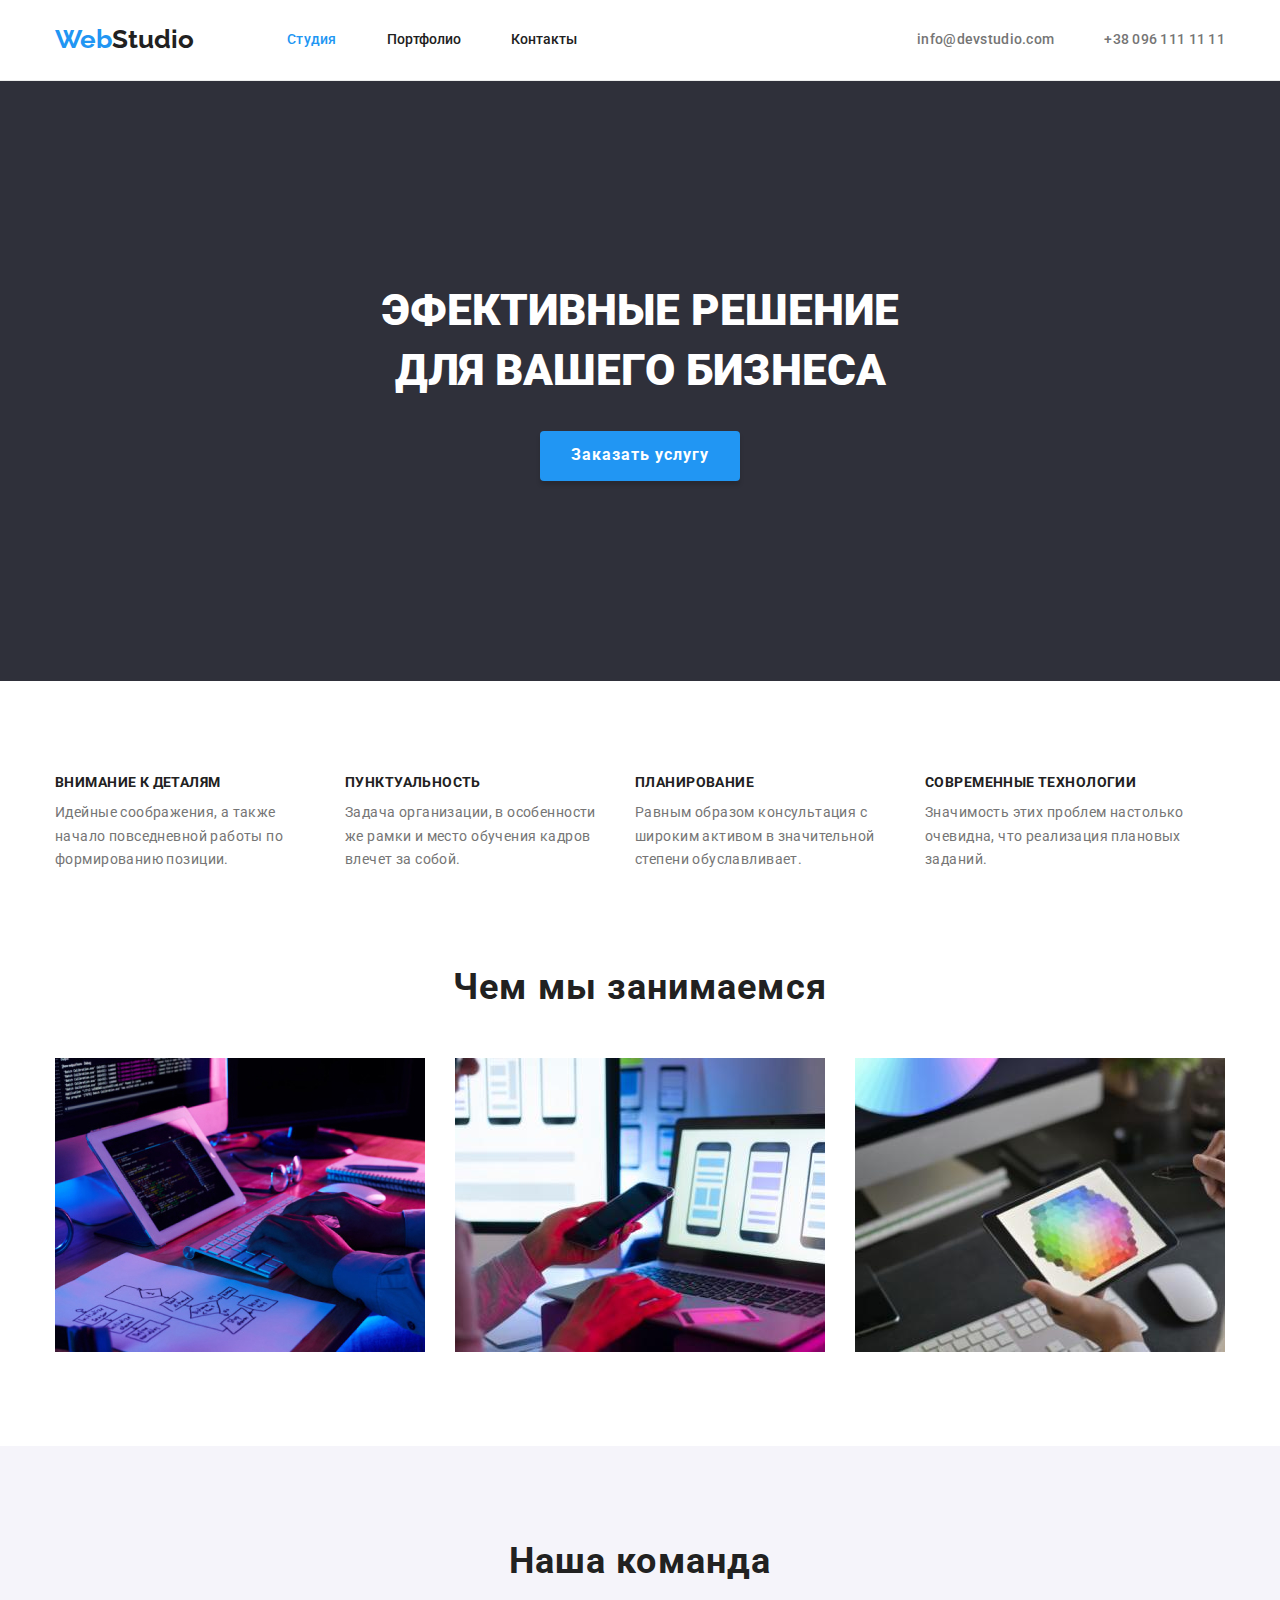
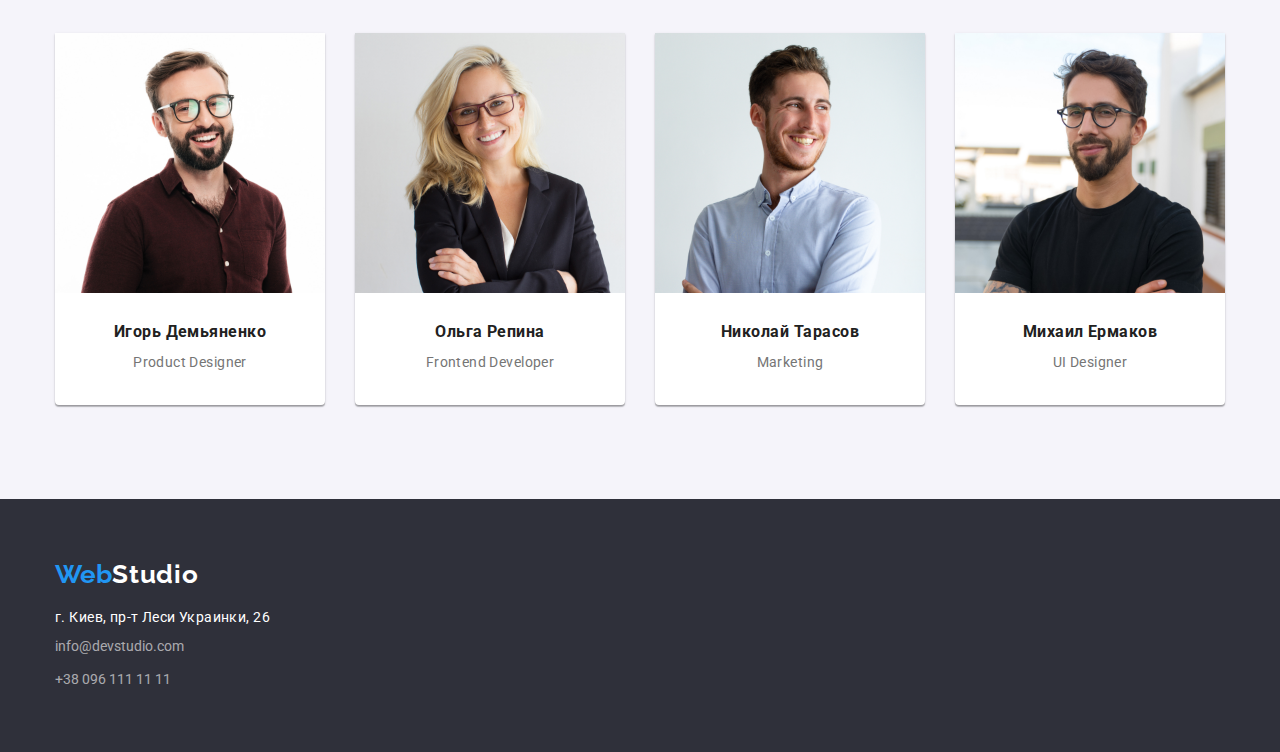
<file: index.html>
<!DOCTYPE html>
<html lang="en">
<head>
    <meta charset="UTF-8">
    <meta http-equiv="X-UA-Compatible" content="IE=edge">
    <meta name="viewport" content="width=device-width, initial-scale=1.0">
    <title>Студия</title>
    <link rel="preconnect" href="https://fonts.gstatic.com">
    <link rel="stylesheet" href="https://fonts.googleapis.com/css2?family=Raleway:wght@700&family=Roboto:wght@400;500;700;900&display=swap">
    <link rel="stylesheet" href="https://cdnjs.cloudflare.com/ajax/libs/modern-normalize/1.0.0/modern-normalize.css">
    <link rel="stylesheet" href="./css/style.css">
</head>
<body class="page">
    <header class="header">
        <div class="container">
            <div class="main-nav">
                <nav class="nav">
                    <a class="logo" href="./index.html">Web<span class="logo-studio">Studio</span></a>
                    <ul class="site-nav list">
                        <li class="nav-list-item"> <a class="site-nav-link-studia" href="./index.html">Студия</a></li>
                        <li class="nav-list-item"><a class="site-nav-link" href="./portfolio.html">Портфолио</a></li>
                        <li class="nav-list-item"><a class="site-nav-link" href="">Контакты</a></li>
                    </ul>
                </nav>
                <ul class="auth list">
                    <li class="auts-list-item"><a class="contakts-mail" href="info@devstudio.com">info@devstudio.com</a></li>
                    <li class="auts-list-item"><a class="contakts-tel" href="+38096111111">+38 096 111 11 11</a></li>
                </ul>
            </div>
            
        </div>
    </header>
   
    <main>
        <section class="herro">
            <div class="container">
                <h1 class="herro-title">ЭФЕКТИВНЫЕ РЕШЕНИЕ <br> ДЛЯ ВАШЕГО БИЗНЕСА</h1>
                <button class="herro-button">Заказать услугу</button>
            </div>
            
        </section>
        <section class="features">
            <div class="container">
                <ul class="features-list list">
                    <li class="feature-list-item">
                        <h3 class="feature-title title">Внимание к деталям</h3>
                        <p class="desc">Идейные соображения, а также начало повседневной работы по формированию позиции.</p>
                    </li>
                    <li class="feature-list-item">
                        <h3 class="feature-title title">Пунктуальность</h3>
                        <p class="desc">Задача организации, в особенности же рамки и место обучения кадров влечет за собой.</p>
                    </li>
                    <li class="feature-list-item">
                        <h3 class="feature-title title">Планирование</h3>
                        <p class="desc">Равным образом консультация с широким активом в значительной степени обуславливает.</p>
                    </li>
                    <li class="feature-list-item">
                        <h3 class="feature-title title">Современные технологии</h3>
                        <p class="desc">Значимость этих проблем настолько очевидна, что реализация плановых заданий.</p>
                    </li>
                </ul>
            </div>
        </section>
        <section class="our-work">
            <div class="container">
                <h2 class="title-h-two">Чем мы занимаемся</h2>
                <ul class="list">
                    <li class="our-work-item"><img src="./imeges/klava.jpg" alt="Руки на клавиатуре" width="370"></li>
                    <li class="our-work-item"><img src="./imeges/tel.jpg" alt="телефон в руке" width="370"></li>
                    <li class="our-work-item"><img src="./imeges/tab.jpg" alt="планшет в руке" width="370"></li>
                </ul>
            </div>
        </section>
        <section class="our-team">
            <div class="container">
                <h2 class="title-h-two">Наша команда</h2>
                <ul class="team-list list">
                    <li class="team-list-item">
                        <article class="our-team-card">
                            <img src="./imeges/Igor.jpg" alt="Игорь Демьяненко" width="270">
                            <div class="our-team-content">
                                <h3 class="title-h-three">Игорь Демьяненко</h3>
                                <p class="desc">Product Designer</p>
                            </div>
                            
                        </article>
                    </li>
                    <li class="team-list-item">
                        <article class="our-team-card">
                            <img src="./imeges/Olga.jpg" alt="Ольга Репина" width="270">
                            <div class="our-team-content">
                                <h3 class="title-h-three">Ольга Репина</h3>
                                <p class="desc">Frontend Developer</p>
                            </div>
                        </article> 
                    </li>
                    <li class="team-list-item">
                        <article class="our-team-card">
                            <img src="./imeges/Nikolai.jpg" alt="Николай Тарасов" width="270">
                            <div class="our-team-content">
                                <h3 class="title-h-three">Николай Тарасов</h3>
                                <p class="desc">Marketing</p>
                            </div>
                           
                        </article>
                    </li>
                    <li class="team-list-item">
                        <article class="our-team-card">
                            <img src="./imeges/Michael.jpg" alt="Михаил Ермаков" width="270">
                            <div class="our-team-content">
                                <h3 class="title-h-three">Михаил Ермаков</h3>
                                <p class="desc">UI Designer</p>
                            </div>
                        </article>
                        
                    </li>
                </ul>
            </div>
        </section>
    </main>
    <footer class="footer">
        <div class="container">
            <div class="post">
                <a class="logo" href="./index.html">Web<span class="logo-studio-footer">Studio</span></a>
                <address class="footer-address">г. Киев, пр-т Леси Украинки, 26</address>
                <ul class="footer-contakts-item">
                    <li class="footer-contakts-title"><a class="footer-contakts" href="info@devstudio.com">info@devstudio.com</a></li>
                    <li class="footer-contakts-title"><a class="footer-contakts" href="+380961111111">+38 096 111 11 11</a></li>
                </ul>
            </div>
        </div>
    </footer>
</body>
</html>
</file>
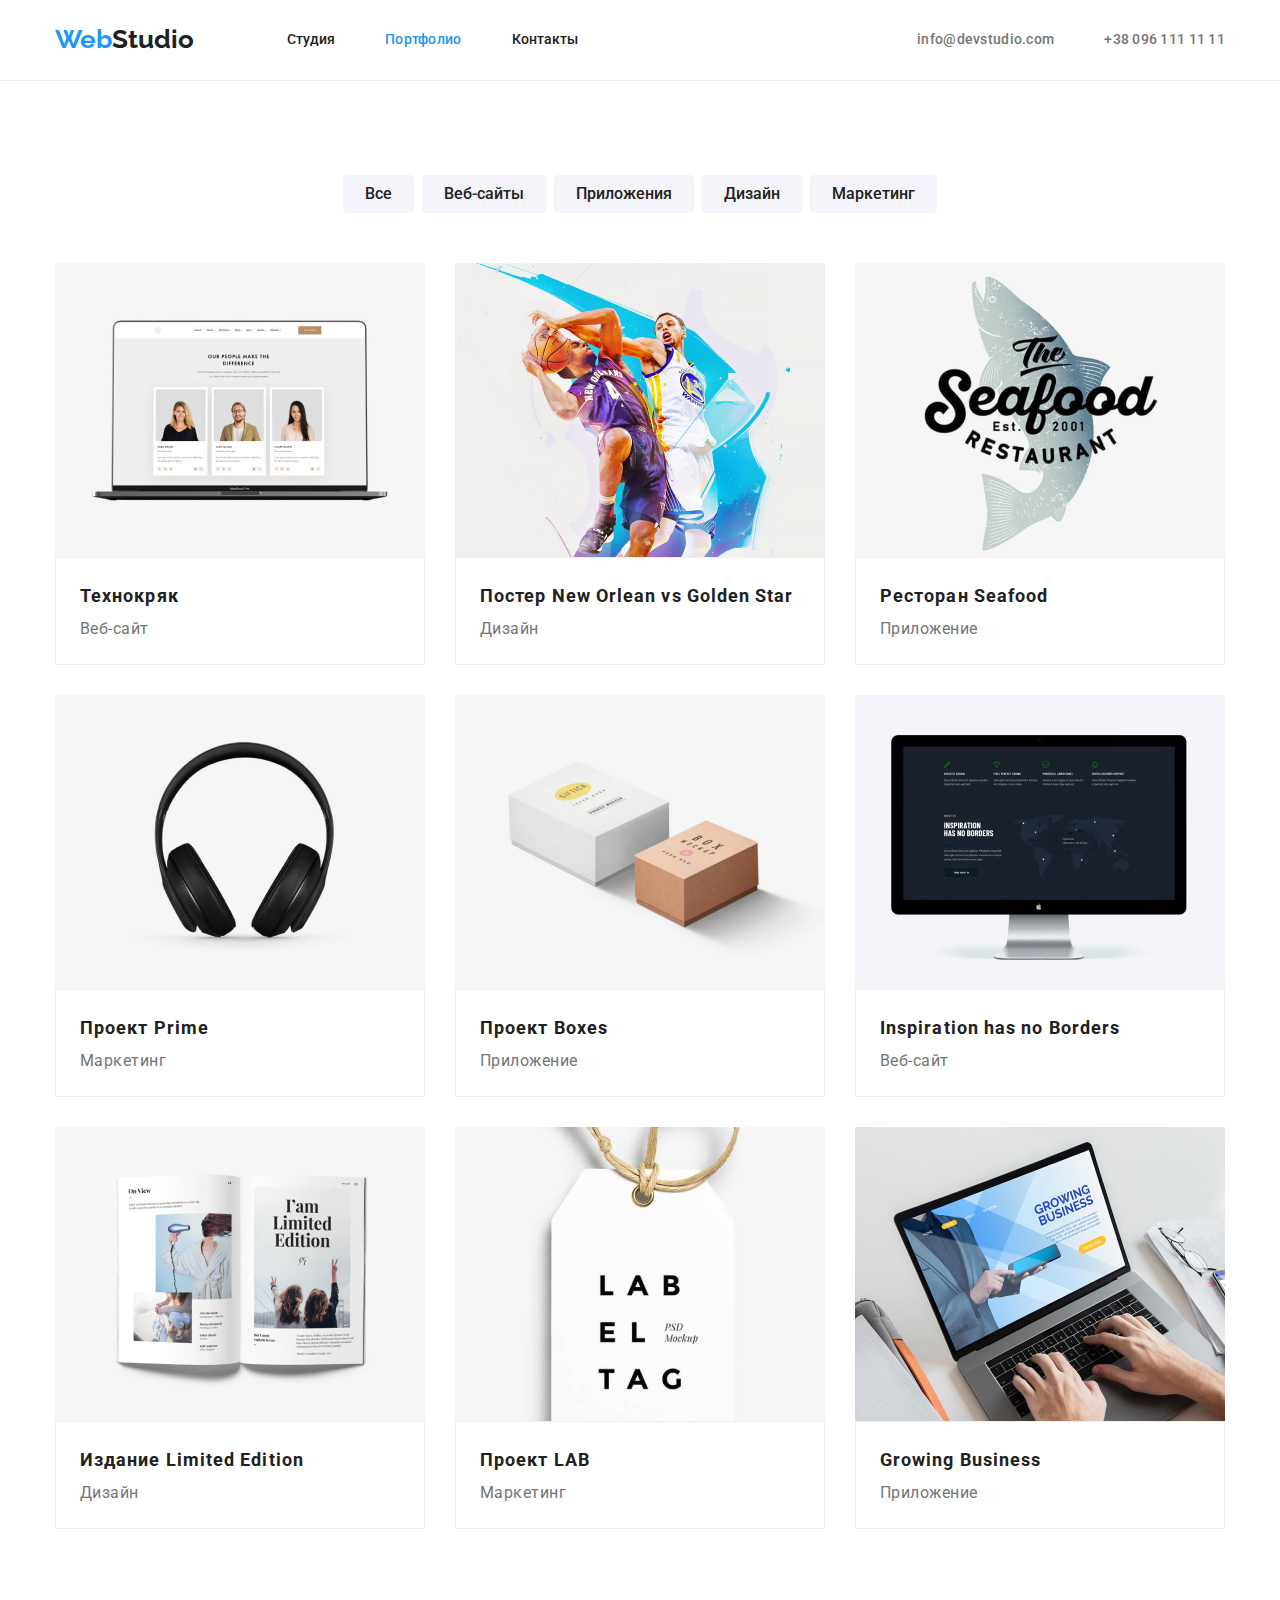
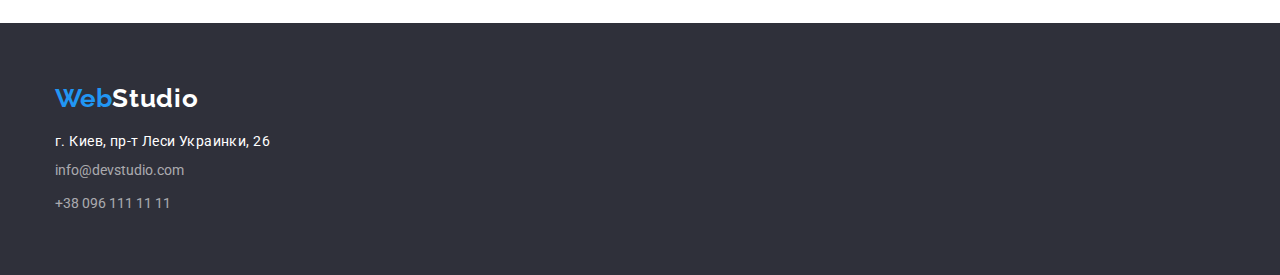
<file: portfolio.html>
<!DOCTYPE html>
<html lang="en">
<head>
    <meta charset="UTF-8">
    <meta http-equiv="X-UA-Compatible" content="IE=edge">
    <meta name="viewport" content="width=device-width, initial-scale=1.0">
    <title>Document</title>
    <link rel="preconnect" href="https://fonts.gstatic.com">
    <link rel="stylesheet" href="https://fonts.googleapis.com/css2?family=Raleway:wght@700&family=Roboto:wght@400;500;700;900&display=swap">
    <link rel="stylesheet" href="https://cdnjs.cloudflare.com/ajax/libs/modern-normalize/1.0.0/modern-normalize.css">
    <link rel="stylesheet" href="./css/style.css">
</head>
<body class="page">
    <header class="header">
        <div class="container">
            <div class="main-nav">
                <nav class="nav">
                    <a class="logo" href="./index.html">Web<span class="logo-studio">Studio</span></a>
                    <ul class="site-nav list">
                        <li  class="nav-list-item"> <a class="site-nav-link" href="./index.html">Студия</a></li>
                        <li  class="nav-list-item"><a class="site-nav-link-studia" href="./portfolio.html">Портфолио</a></li>
                        <li  class="nav-list-item"><a class="site-nav-link" href="">Контакты</a></li>
                    </ul>
                </nav>
                <ul class="auth list">
                    <li class="auts-list-item"><a class="contakts-mail" href="info@devstudio.com">info@devstudio.com</a></li>
                    <li class="auts-list-item"><a class="contakts-tel" href="+38096111111">+38 096 111 11 11</a></li>
                </ul>
            </div>
            
        </div>
        
    </header>
    <main>
        <section class="our-services">
            <div class="container">
                <div class="project-button">
                    <h1 class="visually-hidden our-services-title">Наши услуги</h1>
                    <ul class="button-list list">
                        <li class="button-item"><button class="our-services-button">Все</button></li>
                        <li class="button-item"><button class="our-services-button">Веб-сайты</button></li>
                        <li class="button-item"><button class="our-services-button">Приложения</button></li>
                        <li class="button-item"><button class="our-services-button">Дизайн</button></li>
                        <li class="button-item"><button class="our-services-button">Маркетинг</button></li>
                    </ul>
                </div>
                
                <h2 class="visually-hidden">Наши проэкты</h2>
                <ul class="card-set list">
                    <li class="card-list-iten">
                        <article class="card-list-content">
                             <img src="./imeges/tehnkrjak.jpg" alt="Технокряк" width="370">
                            <div class="card-content">
                                <h3 class="our-projects-name">Технокряк</h3>
                                <p class="our-projects-type">Веб-сайт</p>
                            </div>
                        </article>
                    </li>
                    <li class="card-list-iten">
                        <article class="card-list-content">
                            <img src="./imeges/bascketball.jpg" alt="баскетбол" width="370">
                            <div class="card-content">
                                <h3 class="our-projects-name">Постер New Orlean vs Golden Star</h3>
                                <p class="our-projects-type">Дизайн</p>
                            </div>
                        </article>
                    </li>
                    <li class="card-list-iten">
                        <article class="card-list-content">
                            <img src="./imeges/restauran.jpg" alt="Ресторан" width="370">
                            <div class="card-content">
                                <h3 class="our-projects-name">Ресторан Seafood</h3>
                                <p class="our-projects-type">Приложение</p>
                            </div>
                             </article>
                     </li>
                    <li class="card-list-iten">
                        <article class="card-list-content">
                            <img src="./imeges/headset.jpg" alt="наущники" width="370">
                            <div class="card-content">
                                <h3 class="our-projects-name">Проект Prime</h3>
                                <p class="our-projects-type">Маркетинг</p>
                            </div>
                             </article>
                         </li>
                    <li class="card-list-iten">
                        <article class="card-list-content">
                            <img src="./imeges/box.jpg" alt="Boxes" width="370">
                             <div class="card-content">
                                <h3 class="our-projects-name">Проект Boxes</h3>
                                <p class="our-projects-type">Приложение</p>
                             </div>
                        </article> 
                     </li>
                    <li class="card-list-iten">
                        <article class="card-list-content">
                            <img src="./imeges/mac.jpg" alt="комп" width="370">
                            <div  class="card-content">
                                <h3 class="our-projects-name">Inspiration has no Borders</h3>
                                <p class="our-projects-type">Веб-сайт</p>
                            </div>
                         </article>
                     </li>
                    <li class="card-list-iten">
                        <article class="card-list-content">
                            <img src="./imeges/limiedit.jpg" alt="журнал" width="370">
                            <div class="card-content">
                                <h3 class="our-projects-name">Издание Limited Edition</h3>
                                <p class="our-projects-type">Дизайн</p>
                            </div>
                              </article>
                        </li>
                    <li class="card-list-iten">
                        <article class="card-list-content">
                            <img src="./imeges/lab.jpg" alt="продажа" width="370">
                            <div class="card-content">
                            <h3 class="our-projects-name">Проект LAB</h3>
                            <p class="our-projects-type">Маркетинг</p>
                       </div>
                             </article>
                          </li>
                    <li class="card-list-iten">
                        <article class="card-list-content">
                            <img src="./imeges/app.jpg" alt="ноут" width="370">
                            <div class="card-content">
                                <h3 class="our-projects-name">Growing Business</h3>
                                <p class="our-projects-type">Приложение</p>
                            </div>
                            </article>
                       </li>
                
                </ul>
            </div>
            


        </section>



    </main>
    <footer class="footer">
        <div class="container footer-post">
            <a class="logo" href="./index.html">Web<span class="logo-studio-footer">Studio</span></a>
            <div class="post">
                <address class="footer-address">г. Киев, пр-т Леси Украинки, 26</address>
                <ul class="footer-contakts-item">
                    <li class="footer-contakts-title"><a class="footer-contakts"
                            href="info@devstudio.com">info@devstudio.com</a></li>
                    <li class="footer-contakts-title"><a class="footer-contakts" href="+380961111111">+38 096 111 11 11</a></li>
                </ul>
            </div>
        </div>
       
    </footer>
        

    
</body>
</html>
</file>
<file: css/style.css>
ul {
  list-style: none;
}
a {
  text-decoration: none;
}
:root {
  --main-text-cl: #212121;
  --btn-cl: #2196f3;
  --bg-cl: #e5e5e5;
  --pargf-cl: #757575;
  --dark-bg: #2f303a;
  --text-white: #ffffff;
  --maim-font: "Roboto", sans-serif;
}
html {
  box-sizing: border-box;
}
img {
  display: block;
  max-width: 100%;
  height: auto;
}
p {
  margin: 0;
  padding: 0;
}
*,
*::before,
*::after {
  box-sizing: inherit;
}
.page {
  background-color: var(--text-white);
  font-family: var(--maim-font);
  color: var(--main-text-cl);
  font-style: normal;
  font-weight: normal;
  font-size: 14px;
  line-height: 1.7;
}
.container {
  width: 1200px;
  margin: 0 auto;
  padding: 0 15px;
}
.list {
  padding: 0;
  margin: 0;
  list-style: none;
}
.title {
  margin-top: 0;
  margin-bottom: 0;
}
.header {
  margin-left: 0;
  border-bottom: 1px solid #ececec;
}
.main-nav {
  display: flex;
  background: var(--text-white);
}
.nav {
  display: flex;
  align-items: center;
}
.main-nav .container {
  align-items: center;
  display: flex;
}
.nav-list-item:not(:last-child) {
  margin-right: 50px;
}
.logo {
  font-family: "Raleway", sans-serif;
  font-weight: bold;
  font-size: 26px;
  line-height: 1.2;
  color: var(--btn-cl);
  display: flex;
}
.logo-studio {
  color: var(--main-text-cl);
}
.site-nav {
  display: flex;
  margin-left: 93px;
}
.nav .site-nav-link:hover,
.nav .site-nav-link:focus {
  color: var(--btn-cl);
}

.auth .contakts-mail:hover,
.auth .contakts-mail :focus {
  color: var(--btn-cl);
}
.auth .contakts-tel:hover,
.auth .contakts-tel:focus {
  color: var(--btn-cl);
}
.site-nav-link {
  font-weight: 500;
  line-height: 1.14;
  color: var(--main-text-cl);
  padding-top: 32px;
  padding-bottom: 32px;
  display: block;
}
.site-nav-link-studia {
  font-weight: 500;
  line-height: 1.14;
  letter-spacing: 0.02em;
  color: var(--btn-cl);
  padding-top: 32px;
  padding-bottom: 32px;
  display: block;
}
.herro-button:hover,
.herro-button:focus {
  background-color: #188ce8;
}
.auth {
  display: flex;
  margin-left: auto;
}
.auts-list-item:not(:last-child) {
  margin-right: 50px;
}
.contakts-mail {
  font-weight: 500;
  line-height: 1.14;
  letter-spacing: 0.02em;
  color: var(--pargf-cl);
  padding-top: 32px;
  padding-bottom: 32px;
  display: block;
}
.contakts-tel {
  font-weight: 500;
  line-height: 1.14;
  letter-spacing: 0.02em;
  color: var(--pargf-cl);
  padding-top: 32px;
  padding-bottom: 32px;
  display: block;
}
.herro {
  background: var(--dark-bg);
  text-align: center;
  padding-top: 200px;
  padding-bottom: 200px;
}
.herro-title {
  font-family: var(--maim-font);
  margin-top: 0;
  font-weight: 900;
  font-size: 44px;
  line-height: 1.36;
  color: #ffffff;
  margin-bottom: 30px;
}
.herro-button {
  letter-spacing: 0.06em;
  line-height: 1.81;
  font-size: 16px;
  font-weight: 700;
  background: var(--btn-cl);
  box-shadow: 0px 4px 4px rgba(0, 0, 0, 0.15);
  border-radius: 4px;
  color: var(--text-white);
  width: 145px;
  height: 38px;
  left: 712px;
  top: 174px;
  width: 200px;
  height: 50px;
  left: 700px;
  top: 430px;
  border-style: none;
}
.features {
  background: var(--text-white);
  padding-top: 94px;
}
.features-list {
  display: flex;
}
.feature-list-item {
  flex-basis: 270px;
}
.feature-list-item:not(:last-child) {
  margin-right: 20px;
}
.title {
  font-size: 14px;
  font-weight: bold;
  line-height: 1.14;
  letter-spacing: 0.03em;
  text-transform: uppercase;
  color: var(--main-text-cl);
  margin-bottom: 10px;
}

.title-h-three {
  font-weight: bold;
  font-size: 16px;
  line-height: 1.14;
  letter-spacing: 0.03em;
  color: var(--main-text-cl);
  margin-top: 0px;
  margin-bottom: 10px;
}
.desc {
  line-height: 1.71;
  letter-spacing: 0.03em;
  color: var(--pargf-cl);
}
.our-work {
  background: var(--text-white);
  padding-top: 94px;
  padding-bottom: 94px;
}
.our-work .list {
  display: flex;
}
.title-h-two {
  font-weight: bold;
  font-size: 36px;
  line-height: 1.17;
  text-align: center;
  letter-spacing: 0.03em;
  color: var(--maim-font);
  margin-bottom: 50px;
  margin-top: 0;
}
.our-work-item:not(:last-child) {
  margin-right: 30px;
}
.our-team {
  background-color: #f5f4fa;
  padding-bottom: 94px;
  padding-top: 94px;
}
.team-list {
  display: flex;
}
.team-list-item:not(:last-child) {
  margin-right: 30px;
}
.our-team-card {
  background-color: var(--text-white);
  text-align: center;
  box-shadow: 0px 1px 3px rgba(0, 0, 0, 0.12), 0px 1px 1px rgba(0, 0, 0, 0.14),
    0px 2px 1px rgba(0, 0, 0, 0.2);
  border-radius: 0px 0px 4px 4px;
  width: 270px;
}
.our-team-content {
  padding: 30px 32px;
}
.footer {
  padding-top: 60px;
  padding-bottom: 60px;
  background-color: var(--dark-bg);
  color: var(--text-white);
  text-decoration: none;
  padding-left: 0;
  padding-right: 0;
}
.footer .footer-address:hover,
.footer .footer-address:focus {
  color: var(--btn-cl);
}
.footer .footer-contakts:hover,
.footer .footer-contakts:focus {
  color: var(--btn-cl);
}
.logo-studio-footer {
  color: var(--text-white);
  line-height: 1.2;
  /* or 171% */
  letter-spacing: 0.03em;
  color: #ffffff;
}
.footer-contakts-list {
  display: block;
  padding-left: 0;
}

.footer-address {
  font-family: Roboto;
  font-style: normal;
  font-weight: normal;
  color: var(--text-white);
  line-height: 1.14;
  /* or 171% */

  letter-spacing: 0.03em;
  text-decoration: none;
  margin-bottom: 9px;
  margin-top: 20px;
}
.footer-contakts-list {
  font-family: Roboto;
  font-style: normal;
  font-weight: normal;
  line-height: 1.7;

  letter-spacing: 0.03em;
  color: rgba(255, 255, 255, 0.6);
  text-decoration: none;
}
.footer-contakts {
  color: rgba(255, 255, 255, 0.6);
}
.post:not(:last-child) {
  margin-bottom: 9px;
}
.footer-contakts-list:not(:last-child) {
  margin-bottom: 9px;
}
.post {
  margin-left: 0;
  margin-right: 30px;
  width: 270px;
}
.footer-contakts-item {
  padding-left: 0px;
  margin: 0px;
}
.footer-contakts-title:not(:last-child) {
  margin-bottom: 9px;
}
.footer-post {
  display: block;
}
.contacts {
  margin-top: 20px;
  font-style: inherit;
}
.contakts-mail-portfolio {
  font-weight: 500;
  line-height: 1.14;
  letter-spacing: 0.02em;
  color: var(--pargf-cl);
}
.visually-hidden {
  position: absolute !important;
  clip: rect(1px 1px 1px 1px);
  clip: rect(1px, 1px, 1px, 1px);
  padding: 0 !important;
  border: 0 !important;
  height: 1px !important;
  width: 1px !important;
  overflow: hidden;
}
.our-services {
  background-color: var(--text-white);
  padding-top: 94px;
  padding-bottom: 94px;
}

.our-services .our-services-button:hover,
.our-services .our-services-button:focus {
  background-color: var(--btn-cl);
  color: var(--text-white);
}
.project-button {
  display: flex;
  margin-bottom: 50px;
  justify-content: center;
}
.button-list {
  display: flex;
  justify-content: center;
}
.button-item {
}
.button-item:not(:last-child) {
  margin-right: 8px;
}
.our-services-button {
  font-weight: 500;
  font-size: 16px;
  line-height: 1.63;
  color: var(--main-text-cl);
  background: #f5f4fa;
  cursor: pointer;
  display: inline-block;
  border-radius: 4px;
  border-style: none;
  padding: 6px 22px;
}
.card-set {
  flex-basis: calc(100% / 3 -20px);
  margin-left: 30px;
  margin-top: 50px;
}
.card-set :nth-child(3n) {
  margin-right: 0;
}
.card-set :nth-last-child(-n + 3) {
  margin-bottom: 0;
}
.card-list-content {
  width: 370px;
}
.card-set {
  margin-top: 50px;
  padding: 0;
  margin: 0;
  list-style: none;
  display: flex;
  flex-wrap: wrap;
}
.card-list-iten {
  margin-right: 30px;
  background-color: var(--text-white);
  margin-bottom: 30px;
}
.project-content {
  padding: 15px;
}
.our-project-card {
  background-color: var(--text-white);
}
.card-text {
  margin-top: 10px;
}
.card-content {
  padding: 20px 24px;
  border: 1px solid #eeeeee;
}
.our-projects-name {
  font-weight: bold;
  font-size: 18px;
  line-height: 2;
  letter-spacing: 0.06em;
  margin-bottom: 4px;
  margin-top: 0px;

  color: var(--main-text-cl);
}
.our-projects-type {
  font-size: 16px;
  line-height: 1.87;
  letter-spacing: 0.03em;
  color: var(--pargf-cl);
}
</file>
